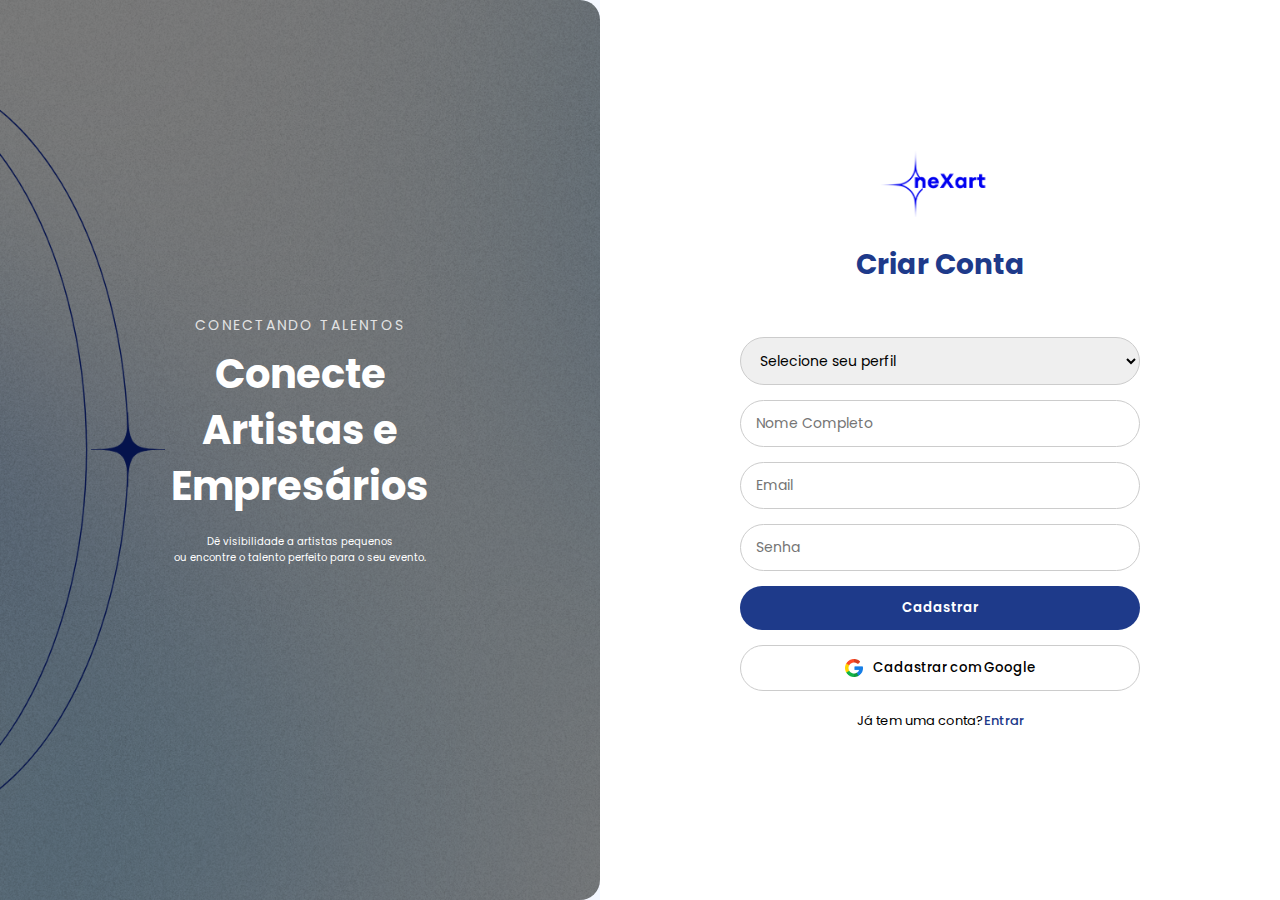
<file: cadastro.html>
<!DOCTYPE html>
<html lang="pt-BR">
<head>
    <meta charset="UTF-8" />
    <meta name="viewport" content="width=device-width, initial-scale=1.0"/>
    <title>Cadastro - neXart</title>
    <link rel="stylesheet" href="login.css" />
    <link rel="shortcut icon" href="/imgs/favicon.jpg" type="image/x-icon">
    <link href="https://fonts.googleapis.com/css2?family=Poppins:wght@300;500;700&display=swap" rel="stylesheet">
</head>
<body>
    <div class="login-container">
        <div class="left-panel">
            <div class="overlay">
                <p class="quote-title">CONECTANDO TALENTOS</p>
                <h2>Conecte<br>Artistas e<br>Empresários</h2>
                <p class="quote-sub">Dê visibilidade a artistas pequenos<br> ou encontre o talento perfeito para o seu evento.</p>
            </div>
        </div>

        <div class="right-panel">
            <div class="form-box">
                <a href="index.html">
                    <img src="/imgs/logo.png" alt="Logo" class="logo">
                </a>
                <h1>Criar Conta</h1>
                <p>Preencha seus dados para começar sua jornada</p>

                <form>
                    <select required class="select-role">
                        <option value="">Selecione seu perfil</option>
                        <option value="artista">Sou Artista</option>
                        <option value="contratante">Sou Contratante</option>
                    </select>

                    <input type="text" placeholder="Nome Completo" required>
                    <input type="email" placeholder="Email" required>
                    <input type="password" placeholder="Senha" required>

                    <button type="submit" class="login-btn">Cadastrar</button>
                    <button class="google-btn"><img src="/imgs/google.png" alt=""> Cadastrar com Google</button>
                </form>

                <p class="signup">Já tem uma conta? <a href="login.html">Entrar</a></p>
            </div>
        </div>
    </div>
</body>
</html>
</file>
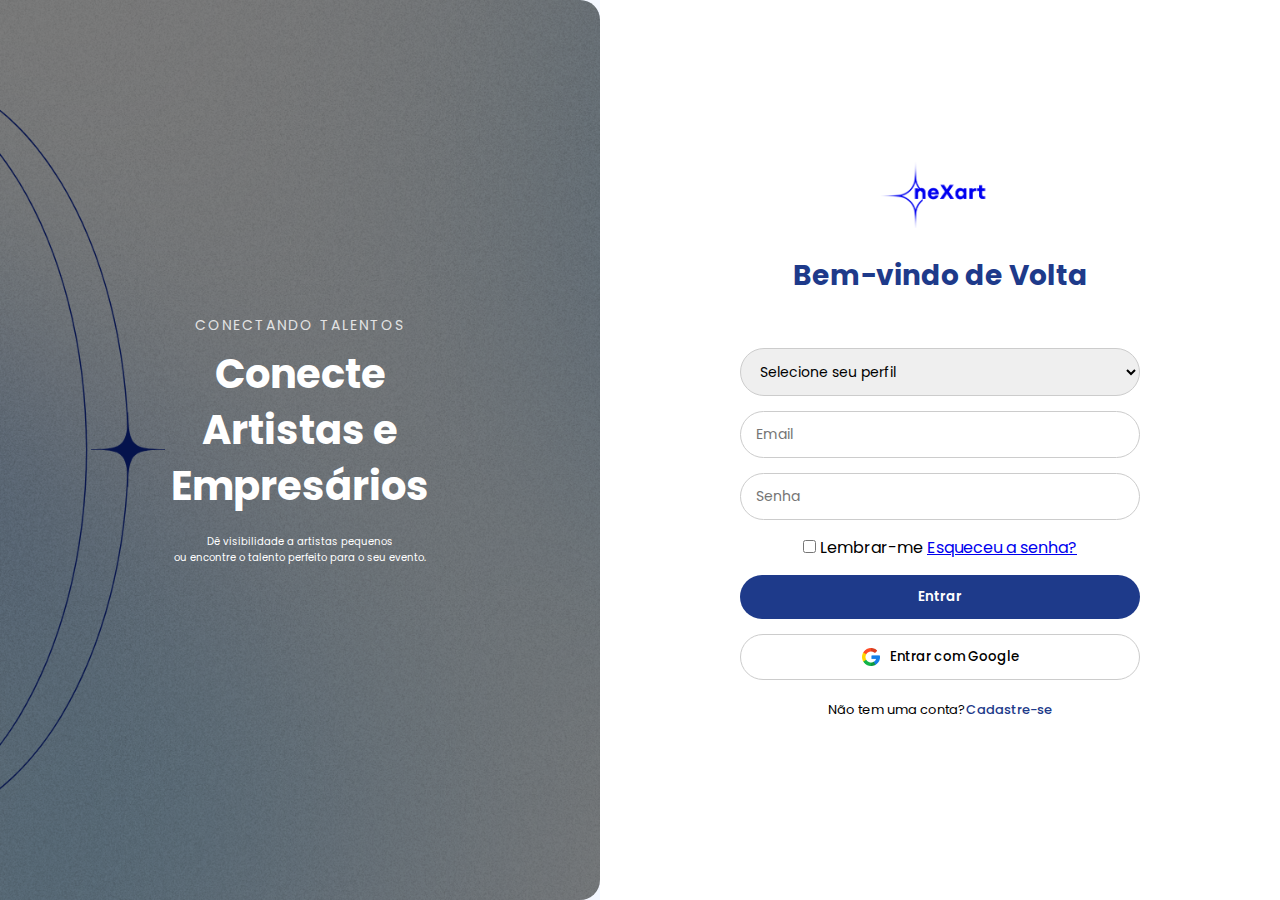
<file: login.html>
<!DOCTYPE html>
<html lang="pt-BR">
<head>
  <meta charset="UTF-8" />
  <meta name="viewport" content="width=device-width, initial-scale=1.0"/>
  <title>Login - neXart</title>
  <link rel="stylesheet" href="login.css" />
  <link rel="shortcut icon" href="/imgs/favicon.jpg" type="image/x-icon">
  <link href="https://fonts.googleapis.com/css2?family=Poppins:wght@300;500;700&display=swap" rel="stylesheet">
</head>
<body>
  <div class="login-container">
    <div class="left-panel">
      <div class="overlay">
        <p class="quote-title">CONECTANDO TALENTOS</p>
                <h2>Conecte<br>Artistas e<br>Empresários</h2>
                <p class="quote-sub">Dê visibilidade a artistas pequenos<br> ou encontre o talento perfeito para o seu evento.</p>
            </div>
        </div>

    <div class="right-panel">
      <div class="form-box">
        <a href="index.html">
          <img src="/imgs/logo.png" alt="Logo" class="logo">
        </a>
        <h1>Bem-vindo de Volta</h1>
        <p>Digite seu email e senha para acessar sua conta</p>

        <form>
          <select required class="select-role">
            <option value="">Selecione seu perfil</option>
            <option value="artista">Sou Artista</option>
            <option value="contratante">Sou Contratante</option>
          </select>

          <input type="email" placeholder="Email" required>
          <input type="password" placeholder="Senha" required>

          <div class="options">
            <label><input type="checkbox"> Lembrar-me</label>
            <a href="#">Esqueceu a senha?</a>
          </div>

          <button type="submit" class="login-btn"> Entrar</button>
          <button class="google-btn"><img src="/imgs/google.png" alt=""> Entrar com Google</button>
        </form>

        <p class="signup">Não tem uma conta? <a href="cadastro.html">Cadastre-se</a></p>
      </div>
    </div>
  </div>
</body>
</html>
</file>
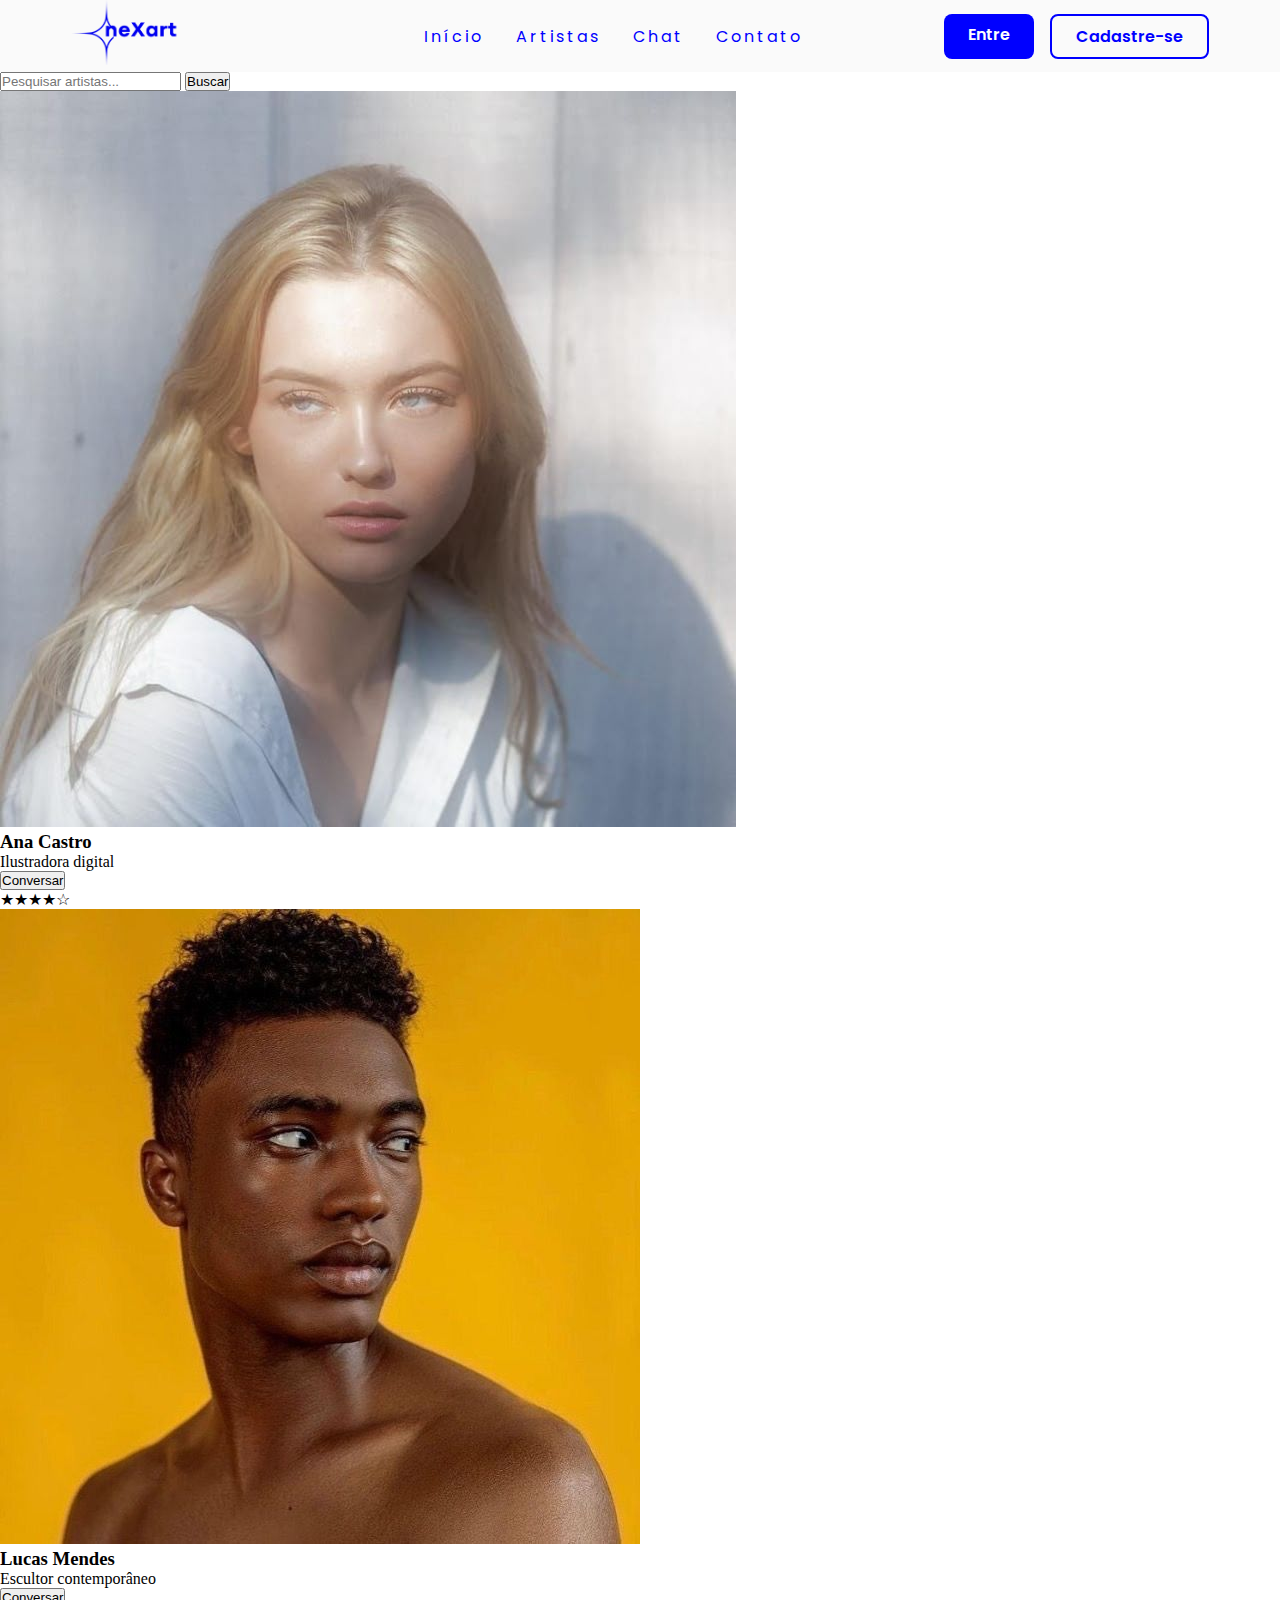
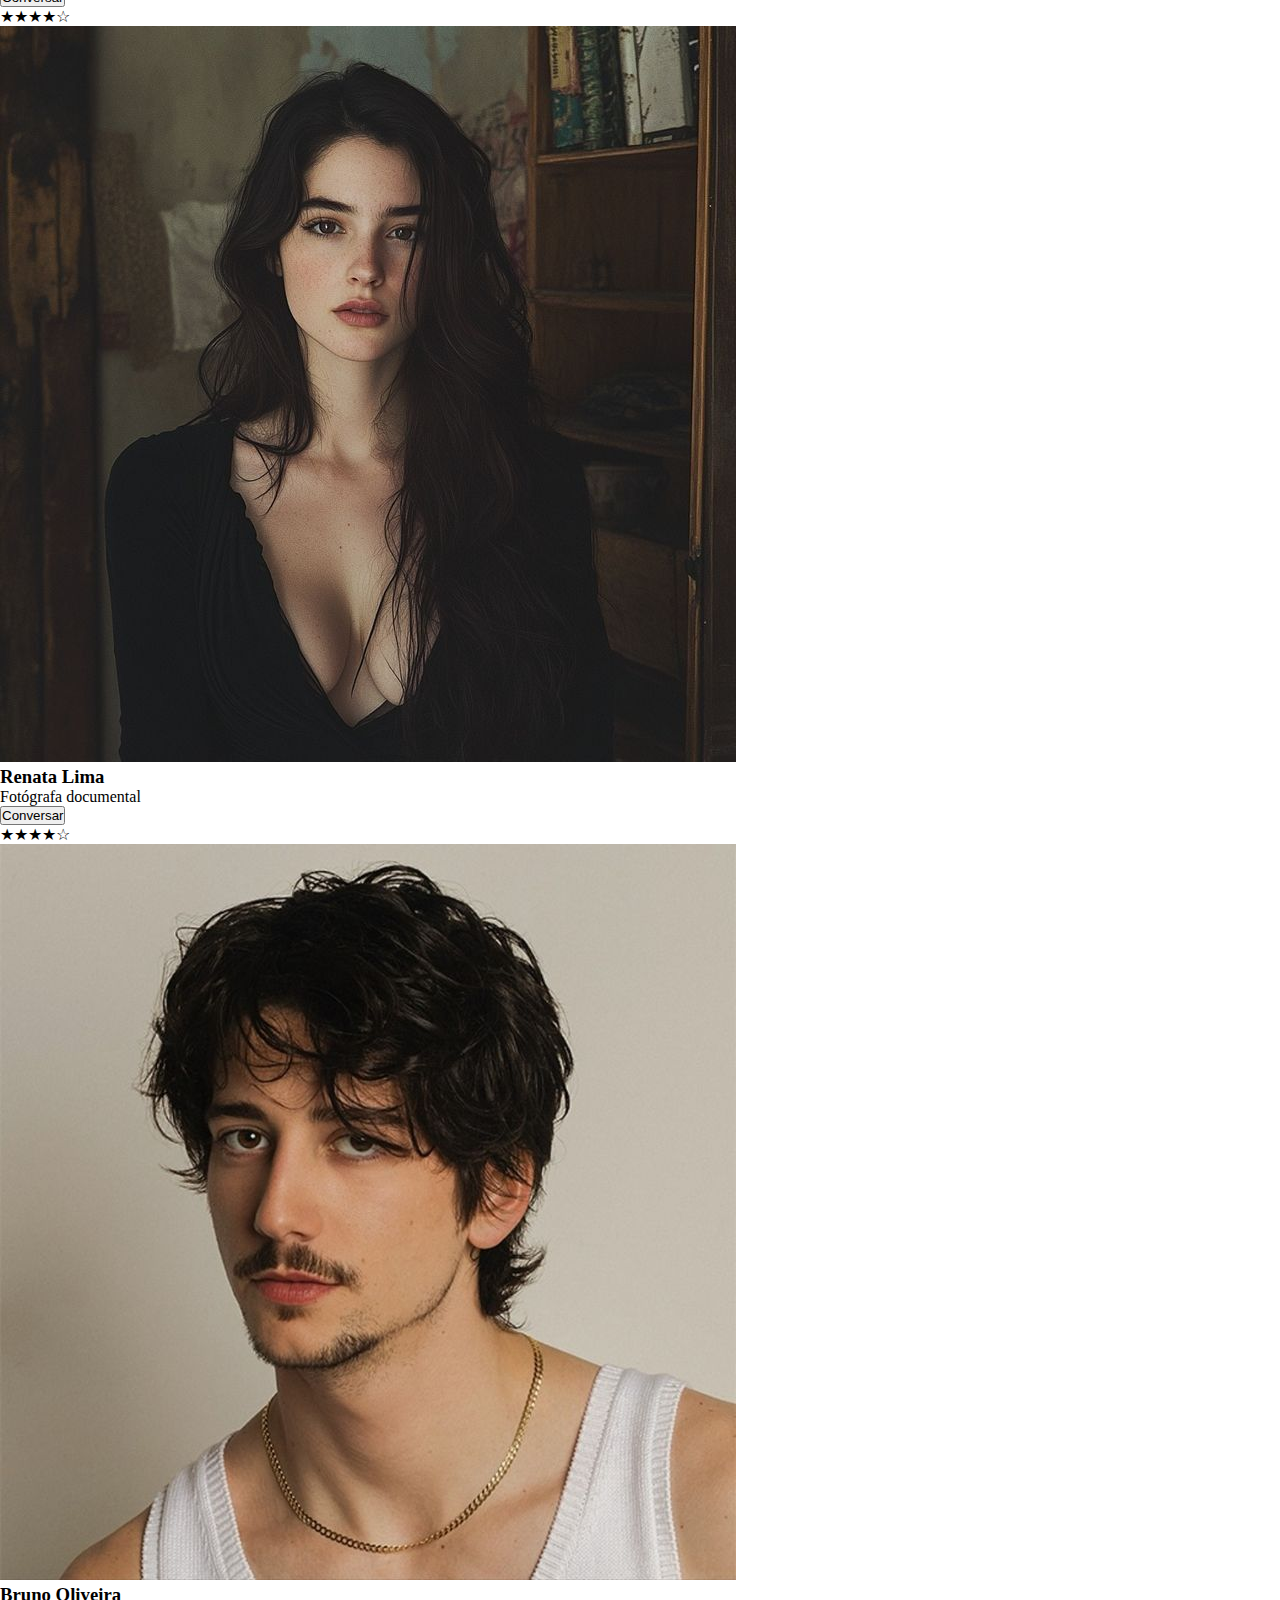
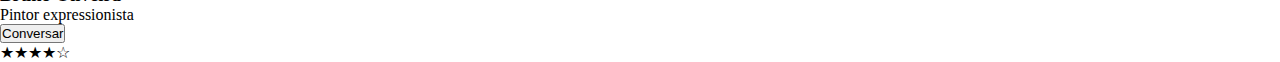
<file: neXart/artistas.html>
<!DOCTYPE html>
<html lang="pt-BR">
<head>
    <meta charset="UTF-8">
    <meta name="viewport" content="width=device-width, initial-scale=1.0">
    <title>neXart</title>
    <link rel="stylesheet" href="/src/style.css">
    <style>
        @import url('https://fonts.googleapis.com/css2?family=Poppins:ital,wght@0,100;0,200;0,300;0,400;0,500;0,600;0,700;0,800;0,900;1,100;1,200;1,300;1,400;1,500;1,600;1,700;1,800;1,900&display=swap');
        </style>
</head>
<body>
    <header>
        <nav>
            <a  class="logo" href="/src/index.html"><img width="180px"src="/imgs/logo.png" alt=""></a>
            <div class="mobile-menu">
                <div class="line1"></div>
                <div class="line2"></div>
                <div class="line3"></div>
            </div>
            <ul class="nav-list">
                <li><a href="/src/index.html">Início</a></li>
                <li><a href="/src/artistas.html">Artistas</a></li>
                <li><a href="/src/chat.html">Chat</a></li>
                <li><a href="/src/index.html">Contato</a></li>
            </ul>
            <div class="auth-buttons">
                <a href="login.html" class="btn-primary">Entre</a>
                <a href="login.html" class="btn-secondary">Cadastre-se</a>
            </div>
        </nav>
    </header>
    <main>
      <div class="search-wrapper">
        <div class="search-bar">
          <input type="text" placeholder="Pesquisar artistas...">
          <button>Buscar</button>
        </div>
      </div>
        </section>
            <div class="card-grid">
              <!-- Card 1 -->
              <div class="artist-card">
                <img src="/imgs/pessoa1.jpeg" alt="Artista 1">
                <div class="info">
                  <h3>Ana Castro</h3>
                  <p>Ilustradora digital</p>
                </div>
                <button class="chat-btn" onclick="window.location.href='chat.html'">Conversar</button>
                <div class="rating">★★★★☆</div>
              </div>
          
              <!-- Card 2 -->
              <div class="artist-card">
                <img src="/imgs/pessoa2.jpeg" class="Artista2">
                <div class="info">
                  <h3>Lucas Mendes</h3>
                  <p>Escultor contemporâneo</p>
                </div>
                <button class="chat-btn" onclick="window.location.href='chat.html'">Conversar</button>
                <div class="rating">★★★★☆</div>
              </div>
          
              <!-- Card 3 -->
              <div class="artist-card">
                <img src="/imgs/pessoa3.jpeg" alt="Artista 3">
                <div class="info">
                  <h3>Renata Lima</h3>
                  <p>Fotógrafa documental</p>
                </div>
                <button class="chat-btn" onclick="window.location.href='chat.html'">Conversar</button>
                <div class="rating">★★★★☆</div>
              </div>
              <!-- Card 4 -->
              <div class="artist-card">
                <img src="/imgs/pessoa4.jpeg" alt="Artista 4">
                <div class="info">
                  <h3>Bruno Oliveira</h3>
                  <p>Pintor expressionista</p>
                </div>
                
                <button class="chat-btn" onclick="window.location.href='chat.html'">Conversar </button>
                <div class="rating">★★★★☆</div>
              </div>
            </div>
          </div>
          </section>
          
    </main>
    <script src="script.js"></script>
</body>
</html>
</file>
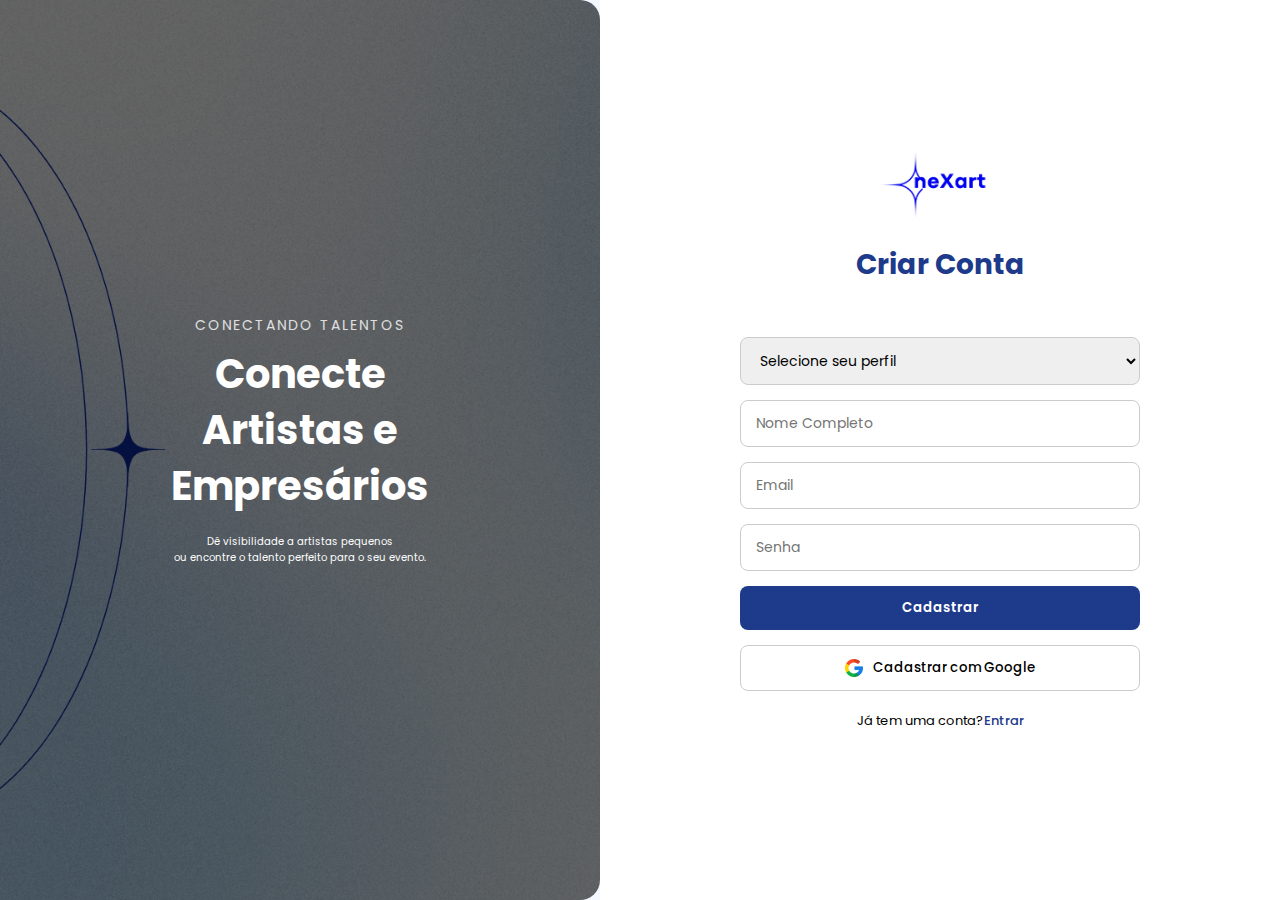
<file: neXart/cadastro.html>
<!DOCTYPE html>
<html lang="pt-BR">
<head>
    <meta charset="UTF-8" />
    <meta name="viewport" content="width=device-width, initial-scale=1.0"/>
    <title>Cadastro - neXart</title>
    <link rel="stylesheet" href="/src/login.css" />
    <link rel="shortcut icon" href="/imgs/favicon.jpg" type="image/x-icon">
    <link href="https://fonts.googleapis.com/css2?family=Poppins:wght@300;500;700&display=swap" rel="stylesheet">
</head>
<body>
    <div class="login-container">
        <div class="left-panel">
            <div class="overlay">
                <p class="quote-title">CONECTANDO TALENTOS</p>
                <h2>Conecte<br>Artistas e<br>Empresários</h2>
                <p class="quote-sub">Dê visibilidade a artistas pequenos<br> ou encontre o talento perfeito para o seu evento.</p>
            </div>
        </div>

        <div class="right-panel">
            <div class="form-box">
                <a href="/src/index.html">
                    <img src="/imgs/logo.png" alt="Logo" class="logo">
                  </a>                <h1>Criar Conta</h1>
                <p>Preencha seus dados para começar sua jornada</p>

                <form>
                    <select required class="select-role">
                        <option value="">Selecione seu perfil</option>
                        <option value="artista">Sou Artista</option>
                        <option value="contratante">Sou Contratante</option>
                    </select>

                    <input type="text" placeholder="Nome Completo" required>
                    <input type="email" placeholder="Email" required>
                    <input type="password" placeholder="Senha" required>

                    <button type="submit" class="login-btn">Cadastrar</button>
                    <button class="google-btn"><img src="/imgs/google.png" alt=""> Cadastrar com Google</button>
                </form>

                <p class="signup">Já tem uma conta? <a href="login.html">Entrar</a></p>
            </div>
        </div>
    </div>
</body>
</html>
</file>
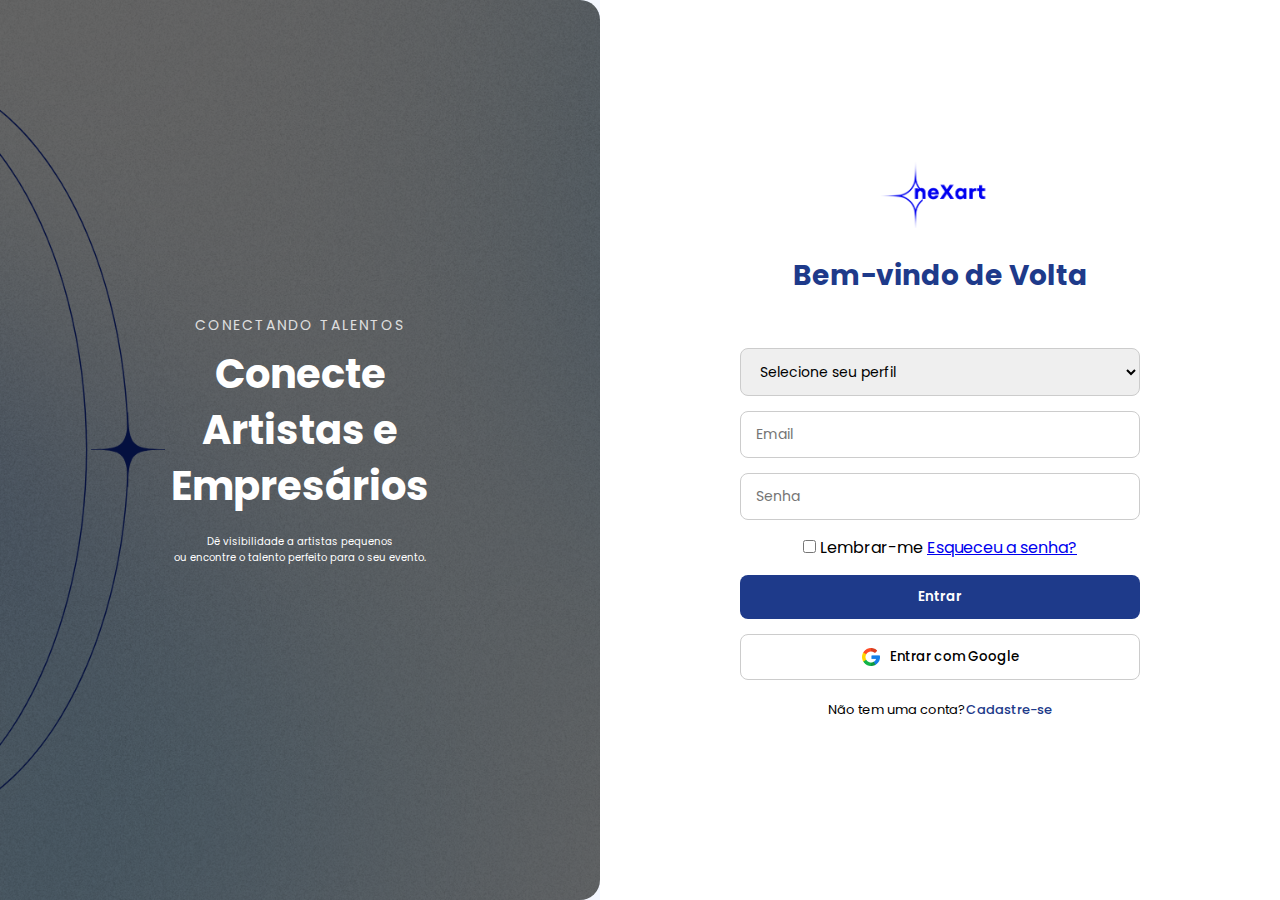
<file: neXart/login.html>
<!DOCTYPE html>
<html lang="pt-BR">
<head>
  <meta charset="UTF-8" />
  <meta name="viewport" content="width=device-width, initial-scale=1.0"/>
  <title>Login - neXart</title>
  <link rel="stylesheet" href="/src/login.css" />
  <link rel="shortcut icon" href="/imgs/favicon.jpg" type="image/x-icon">
  <link href="https://fonts.googleapis.com/css2?family=Poppins:wght@300;500;700&display=swap" rel="stylesheet">
</head>
<body>
  <div class="login-container">
    <div class="left-panel">
      <div class="overlay">
        <p class="quote-title">CONECTANDO TALENTOS</p>
                <h2>Conecte<br>Artistas e<br>Empresários</h2>
                <p class="quote-sub">Dê visibilidade a artistas pequenos<br> ou encontre o talento perfeito para o seu evento.</p>
            </div>
        </div>

    <div class="right-panel">
      <div class="form-box">
        <a href="/src/index.html">
          <img src="/imgs/logo.png" alt="Logo" class="logo">
        </a>
        <h1>Bem-vindo de Volta</h1>
        <p>Digite seu email e senha para acessar sua conta</p>

        <form>
          <select required class="select-role">
            <option value="">Selecione seu perfil</option>
            <option value="artista">Sou Artista</option>
            <option value="contratante">Sou Contratante</option>
          </select>

          <input type="email" placeholder="Email" required>
          <input type="password" placeholder="Senha" required>

          <div class="options">
            <label><input type="checkbox"> Lembrar-me</label>
            <a href="#">Esqueceu a senha?</a>
          </div>

          <button type="submit" class="login-btn"> Entrar</button>
          <button class="google-btn"><img src="/imgs/google.png" alt=""> Entrar com Google</button>
        </form>

        <p class="signup">Não tem uma conta? <a href="cadastro.html">Cadastre-se</a></p>
      </div>
    </div>
  </div>
</body>
</html>
</file>
<file: login.css>
* {
  margin: 0;
  padding: 0;
  box-sizing: border-box;
  font-family: 'Poppins', sans-serif;
}

body, html {
  height: 100%;
  width: 100%;
  background: #f3f7ff;
}

.login-container {
  display: flex;
  height: 100vh;
  width: 100%;
}

.left-panel {
  flex: 1;
  background-image: url('/imgs/bckg1.png');
  background-size: cover;
  background-position: center;
  position: relative;
  border-radius: 0 20px 20px 0;
  overflow: hidden;
}

.overlay {
  background: rgba(0, 0, 0, 0.514);
  height: 100%;
  color: #fff;
  padding: 40px;
  display: flex;
  flex-direction: column;
  justify-content: center;
  align-items: center;
  text-align: center;
}

.quote-title {
  font-size: 14px;
  letter-spacing: 2px;
  text-transform: uppercase;
  margin-bottom: 10px;
  opacity: 0.8;
}

.overlay h2 {
  font-size: 40px;
  line-height: 1.4;
  margin-bottom: 20px;
}

.quote-sub {
  font-size: 10px;
  max-width: 80%;
}

.right-panel {
  flex: 1;
  background: #fff;
  display: flex;
  justify-content: center;
  align-items: center;
  padding: 40px;
  text-align: center;
}

.form-box {
  width: 100%;
  max-width: 400px;
  text-align: center;
  border-radius: 30px;
  
}

.logo {
  width: 180px;
  margin-left: 60px;
  margin-bottom: 20px;
}

h1 {
  font-size: 28px;
  margin-bottom: 10px;
  color: #1e3a8a;
  text-align: center;
  display: flex;
  justify-content: center;
  align-items: center;
}

p {
  font-size: 14px;
  margin-bottom: 20px;
  color: #ffffff;
  text-align: center;
  display: flex;
  justify-content: center;
  align-items: center;
}
p.signup{
  color: #000000;
  font-size: 13px;
}

form {
  display: flex;
  flex-direction: column;
  gap: 15px;
}

input,
select {
  padding: 12px 15px;
  border: 1px solid #ccc;
  border-radius: 30px;
  font-size: 14px;
  outline: none;
  transition: 0.2s ease;
}

input:focus,
select:focus {
  border-color: #1e3a8a;
}

.login-btn {
  background-color: #1e3a8a;
  color: #fff;
  padding: 12px;
  border: none;
  border-radius: 30px;
  font-weight: 600;
  cursor: pointer;
  transition: 0.3s ease;
}

.login-btn:hover {
  background-color: #2b4fc7;
}

.google-btn {
  background: #fff;
  border: 1px solid #ccc;
  display: flex;
  align-items: center;
  justify-content: center;
  gap: 10px;
  padding: 12px;
  border-radius: 30px;
  font-weight: 500;
  cursor: pointer;
  transition: 0.3s ease;
}

.google-btn img {
  width: 18px;
  height: 18px;
}

.google-btn:hover {
  background: #f2f2f2;
}

.signup {
  margin-top: 20px;
  font-size: 13px;
}

.signup a {
  color: #1e3a8a;
  text-decoration: none;
  font-weight: 500;
}

.signup a:hover {
  text-decoration: underline;
}

@media (max-width: 768px) {
  .login-container {
    flex-direction: column;
  }

  .left-panel {
    display: none;
  }

  .right-panel {
    flex: none;
    width: 100%;
    padding: 20px;
    border-radius: 30px;
  }

  .form-box {
    max-width: 100%;
    border-radius: 30px;
  }

  input,
  select {
    border-radius: 30px;
  }
}
</file>
<file: src/style.css>
*{
    margin: 0;
    padding: 0;
}

a{
    color:#0000ff;
    text-decoration: none;
    transition: 0.3s;
}
a:hover{
    opacity: 0.7;
}

.logo{
    font-size: 24px;
    letter-spacing: 4px;
}

nav{
    display: flex;
    justify-content: space-around;
    align-items: center;
    font-family: 'Poppins', sans-serif;
    background: #fafafa;
    height: 8vh;
}

main{
    background: url("");
    height: 92vh;
}
.nav-list{
    list-style: none;
    display: flex;
}
.nav-list li{
    letter-spacing: 3px;
    margin-left: 32px;
}
.mobile-menu{
    display: none;
    cursor: pointer;
}
.mobile-menu div{
    width: 32px;
    height: 2px;
    background: #0000ff;
    margin: 8px;
    transition: 0.3s;
}
.auth-buttons {
    display: flex;
    gap: 1rem;
}

.auth-buttons a {
    text-decoration: none;
    font-weight: 600;
    padding: 0.5rem 1.5rem;
    border-radius: 8px;
    transition: all 0.3s ease;
}

.btn-primary {
    background-color: #0000ff;
    color: #fff;
}

.btn-primary:hover {
    background-color: #0000cc;
}

.btn-secondary {
    color: #0000ff;
    border: 2px solid #0000ff;
}

.btn-secondary:hover {
    background-color: #0000ff;
    color: #fff;
}

/* fim do menu */

/* imagens */

.hero {
    height: 92vh;
    display: flex;
    justify-content: center;
    align-items: center;
    font-family: 'Poppins', sans-serif;
    background-color: transparent;
}

.hero-content {
    display: flex;
    align-items: center;
    gap: 3rem;
    max-width: 1200px;
    padding: 2rem;
}

.hero-text {
    max-width: 500px;
}

.hero-text h1 {
    font-size: 3.5rem;
    font-weight: 600;
    color: #5a57ff;
    text-shadow: 1px 1px 0 #d2d2ff;
    margin-bottom: 1rem;
    line-height: 1.4;
}

.hero-text p {
    color: #333;
    font-size: 1rem;
    margin-bottom: 2rem;
}

.hero-visual img {
    display: flex;
    justify-content: center;
    max-width: 600px; /* Aumenta o tamanho da imagem */
    max-height: 100%;
    object-fit: cover;
    margin-bottom: 150px;
}


@media (max-width: 999px) {
    body {
      overflow-x: hidden;
    }
    .nav-list {
    position: absolute;
    top: 8vh;
    right: 0;
    width: 50vw;
    height: 92vh;
    background: #e6e6e6;
    flex-direction: column;
    align-items: center;
    justify-content: space-around;
    transform: translateX(100%);
    transition: transform 0.3s ease-in;
    }
    .nav-list li{
        margin-left: 0;
        opacity: 0;
    }
    .mobile-menu{
        display: block;
    }
    .auth-buttons {
        flex-direction: column;
        gap: 0.5rem;
    }
}
.nav-list.active{
    transform: translateX(0);
}
@keyframes navLinkFade {
    from {
      opacity: 0;
      transform: translateX(50px);
    }
    to {
      opacity: 1;
      transform: translateX(0);
    }
  }
  
  .mobile-menu.active .line1 {
    transform: rotate(-45deg) translate(-8px, 8px);
  }
  
  .mobile-menu.active .line2 {
    opacity: 0;
  }
  
  .mobile-menu.active .line3 {
    transform: rotate(45deg) translate(-5px, -7px);
  }
</file>
<file: src/login.css>
/* Reset básico */
* {
  margin: 0;
  padding: 0;
  box-sizing: border-box;
  font-family: 'Poppins', sans-serif;
}

body, html {
  height: 100%;
  width: 100%;
  background: #f3f7ff;
}

/* Container principal */
.login-container {
  display: flex;
  height: 100vh;
  width: 100%;
}

/* Painel Esquerdo */
.left-panel {
  flex: 1;
  background-image: url('/imgs/bckg1.png'); /* coloque aqui o caminho da imagem colorida */
  background-size: cover;
  background-position: center;
  position: relative;
  border-radius: 0 20px 20px 0;
  overflow: hidden;
}

.overlay {
  background: rgba(0, 0, 0, 0.6);
  height: 100%;
  color: #fff;
  padding: 40px;
  display: flex;
  flex-direction: column;
  justify-content: center;
  align-items: center; /* Centraliza horizontalmente */
  text-align: center; /* Centraliza o texto */
}

.quote-title {
  font-size: 14px;
  letter-spacing: 2px;
  text-transform: uppercase;
  margin-bottom: 10px;
  opacity: 0.8;
}

.overlay h2 {
  font-size: 40px;
  line-height: 1.4;
  margin-bottom: 20px;
}

.quote-sub {
  font-size: 10px;
  max-width: 80%;
}

/* Painel Direito */
.right-panel {
  flex: 1;
  background: #fff;
  display: flex;
  justify-content: center;
  align-items: center;
  padding: 40px;
  text-align: center; /* Centraliza o texto horizontalmente */
}

.form-box {
  width: 100%;
  max-width: 400px;
  text-align: center; /* Centraliza o texto horizontalmente */
}

.logo {
  width: 180px;
  margin-left: 60px;
  margin-bottom: 20px;
}

h1 {
  font-size: 28px;
  margin-bottom: 10px;
  color: #1e3a8a;
  text-align: center;
  display: flex;
  justify-content: center;
  align-items: center; /* Centraliza o texto verticalmente */
}

p {
  font-size: 14px;
  margin-bottom: 20px;
  color: #ffffff;
  text-align: center; /* Centraliza o texto horizontalmente */
  display: flex;
  justify-content: center;
  align-items: center; /* Centraliza o texto verticalmente */
}
p.signup{
  color: #000000;
  font-size: 13px;
}

/* Formulário */
form {
  display: flex;
  flex-direction: column;
  gap: 15px;
}

input,
select {
  padding: 12px 15px;
  border: 1px solid #ccc;
  border-radius: 8px;
  font-size: 14px;
  outline: none;
  transition: 0.2s ease;
}

input:focus,
select:focus {
  border-color: #1e3a8a;
}

/* Botões */
.login-btn {
  background-color: #1e3a8a;
  color: #fff;
  padding: 12px;
  border: none;
  border-radius: 8px;
  font-weight: 600;
  cursor: pointer;
  transition: 0.3s ease;
}


.login-btn:hover {
  background-color: #2b4fc7;
}

.google-btn {
  background: #fff;
  border: 1px solid #ccc;
  display: flex;
  align-items: center;
  justify-content: center;
  gap: 10px;
  padding: 12px;
  border-radius: 8px;
  font-weight: 500;
  cursor: pointer;
  transition: 0.3s ease;
}

.google-btn img {
  width: 18px;
  height: 18px;
}

.google-btn:hover {
  background: #f2f2f2;
}

.signup {
  margin-top: 20px;
  font-size: 13px;
}

.signup a {
  color: #1e3a8a;
  text-decoration: none;
  font-weight: 500;
}

.signup a:hover {
  text-decoration: underline;
}

/* Responsividade */
@media (max-width: 768px) {
  .login-container {
    flex-direction: column;
  }

  .left-panel {
    display: none;
  }

  .right-panel {
    flex: none;
    width: 100%;
    padding: 20px;
  }

  .form-box {
    max-width: 100%;
  }
}
</file>
